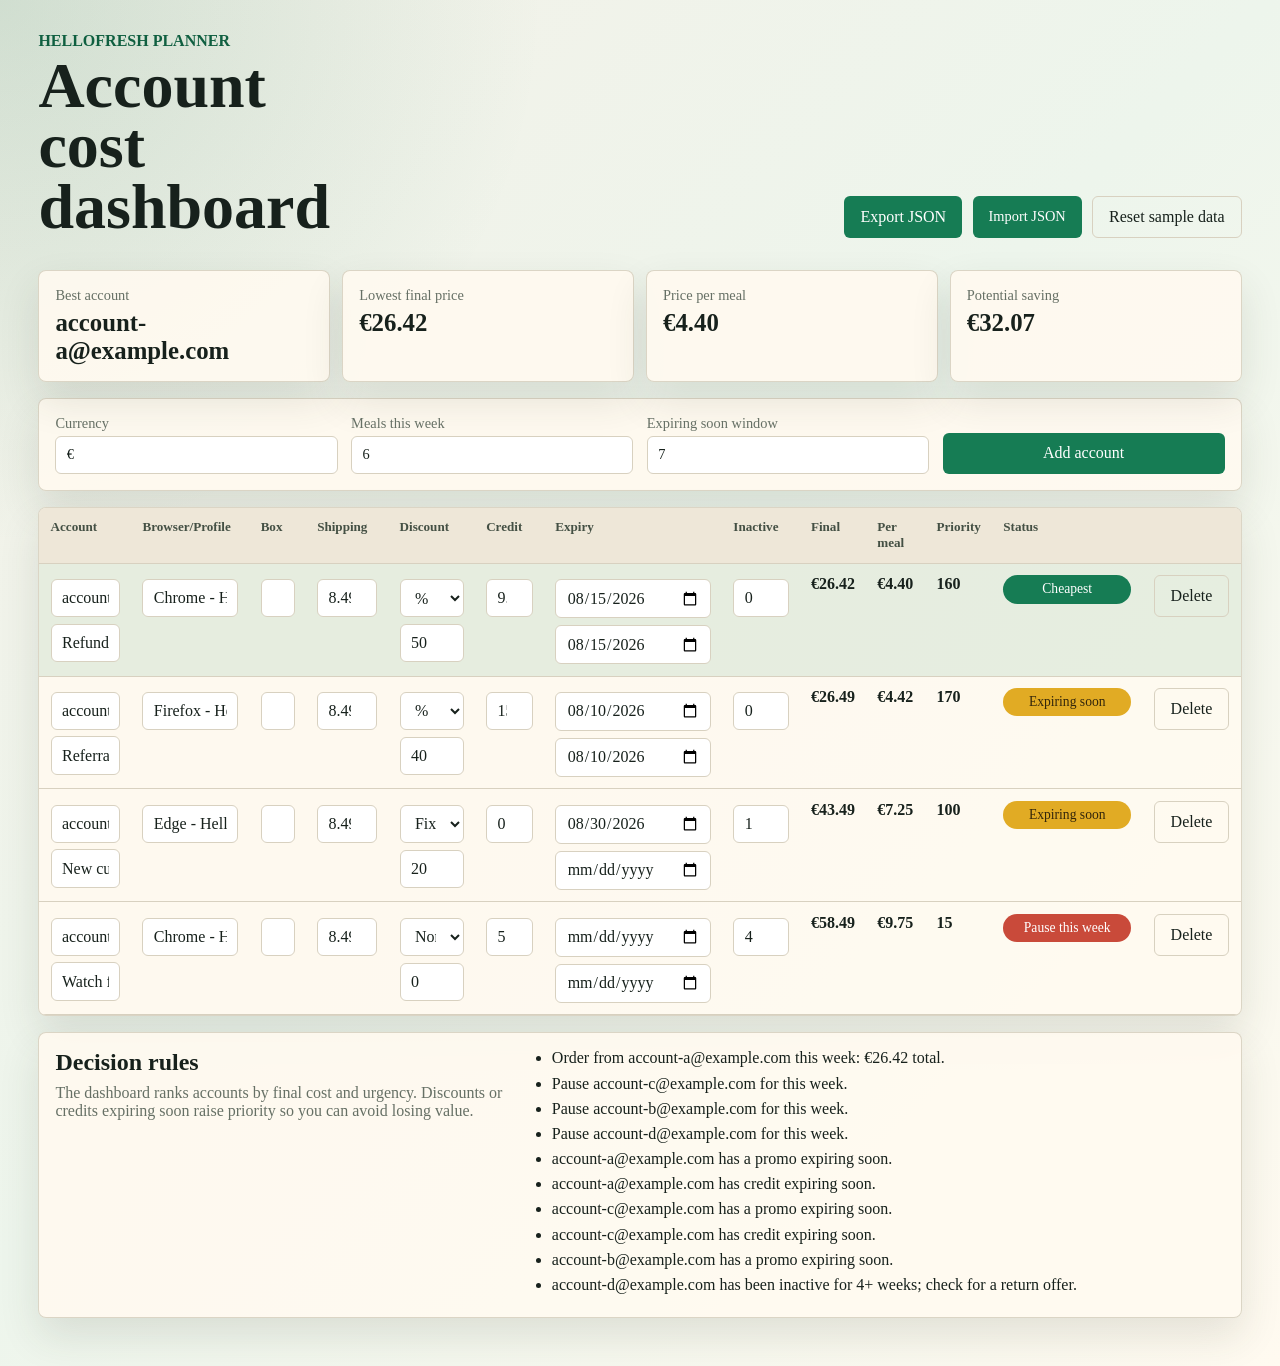
<file: index.html>
<!doctype html>
<html lang="en">
  <head>
    <meta charset="UTF-8" />
    <meta name="viewport" content="width=device-width, initial-scale=1.0" />
    <title>HelloFresh Account Dashboard</title>
    <link rel="stylesheet" href="styles.css" />
  </head>
  <body>
    <header class="topbar">
      <div>
        <p class="eyebrow">HelloFresh planner</p>
        <h1>Account cost dashboard</h1>
      </div>
      <div class="topbar__actions">
        <button id="exportButton" type="button">Export JSON</button>
        <label class="import-button">
          Import JSON
          <input id="importInput" type="file" accept="application/json" />
        </label>
        <button id="resetButton" class="ghost" type="button">Reset sample data</button>
      </div>
    </header>

    <main>
      <section class="summary-grid" aria-label="Weekly summary">
        <article>
          <span>Best account</span>
          <strong id="bestAccount">-</strong>
        </article>
        <article>
          <span>Lowest final price</span>
          <strong id="lowestPrice">-</strong>
        </article>
        <article>
          <span>Price per meal</span>
          <strong id="bestMealPrice">-</strong>
        </article>
        <article>
          <span>Potential saving</span>
          <strong id="savingAmount">-</strong>
        </article>
      </section>

      <section class="controls" aria-label="Global settings">
        <label>
          Currency
          <input id="currencyInput" type="text" maxlength="4" value="€" />
        </label>
        <label>
          Meals this week
          <input id="mealCountInput" type="number" min="1" step="1" value="6" />
        </label>
        <label>
          Expiring soon window
          <input id="expiryWindowInput" type="number" min="1" step="1" value="7" />
        </label>
        <button id="addAccountButton" type="button">Add account</button>
      </section>

      <section class="table-shell" aria-label="Account comparison table">
        <table>
          <thead>
            <tr>
              <th>Account</th>
              <th>Browser/Profile</th>
              <th>Box</th>
              <th>Shipping</th>
              <th>Discount</th>
              <th>Credit</th>
              <th>Expiry</th>
              <th>Inactive</th>
              <th>Final</th>
              <th>Per meal</th>
              <th>Priority</th>
              <th>Status</th>
              <th></th>
            </tr>
          </thead>
          <tbody id="accountRows"></tbody>
        </table>
      </section>

      <section class="notes-panel">
        <div>
          <h2>Decision rules</h2>
          <p>The dashboard ranks accounts by final cost and urgency. Discounts or credits expiring soon raise priority so you can avoid losing value.</p>
        </div>
        <ul id="actionList"></ul>
      </section>
    </main>

    <template id="accountRowTemplate">
      <tr>
        <td data-label="Account">
          <input data-field="email" type="email" placeholder="account@email.com" />
          <input data-field="notes" type="text" placeholder="Notes" />
        </td>
        <td data-label="Browser/Profile"><input data-field="browserProfile" type="text" placeholder="Chrome profile A" /></td>
        <td data-label="Box"><input data-field="boxPrice" type="number" min="0" step="0.01" /></td>
        <td data-label="Shipping"><input data-field="shipping" type="number" min="0" step="0.01" /></td>
        <td data-label="Discount">
          <select data-field="discountType">
            <option value="percent">%</option>
            <option value="fixed">Fixed</option>
            <option value="none">None</option>
          </select>
          <input data-field="discountValue" type="number" min="0" step="0.01" />
        </td>
        <td data-label="Credit"><input data-field="walletCredit" type="number" min="0" step="0.01" /></td>
        <td data-label="Expiry">
          <input data-field="promoExpiry" type="date" />
          <input data-field="creditExpiry" type="date" />
        </td>
        <td data-label="Inactive"><input data-field="weeksInactive" type="number" min="0" step="1" /></td>
        <td data-label="Final"><strong data-output="finalPrice"></strong></td>
        <td data-label="Per meal"><strong data-output="pricePerMeal"></strong></td>
        <td data-label="Priority"><strong data-output="priorityScore"></strong></td>
        <td data-label="Status"><span data-output="status" class="status-pill"></span></td>
        <td><button data-action="delete" class="icon-button" type="button" aria-label="Delete account">Delete</button></td>
      </tr>
    </template>

    <script src="app.js"></script>
  </body>
</html>
</file>
<file: styles.css>
:root {
  --bg: #f4f1e8;
  --ink: #17211c;
  --muted: #667065;
  --line: #d8d1c0;
  --paper: #fffaf0;
  --leaf: #167c54;
  --leaf-dark: #0f5f40;
  --sun: #e1ab24;
  --red: #c94a3a;
  --blue: #3577a8;
  --shadow: 0 18px 40px rgba(47, 55, 45, 0.12);
  font-family: Georgia, "Times New Roman", serif;
}

* {
  box-sizing: border-box;
}

body {
  margin: 0;
  color: var(--ink);
  background:
    radial-gradient(circle at top left, rgba(22, 124, 84, 0.16), transparent 34rem),
    linear-gradient(135deg, #f4f1e8 0%, #edf5ec 48%, #fffaf0 100%);
  min-height: 100vh;
}

button,
input,
select {
  font: inherit;
}

button,
.import-button {
  border: 0;
  border-radius: 6px;
  background: var(--leaf);
  color: white;
  cursor: pointer;
  display: inline-flex;
  align-items: center;
  justify-content: center;
  min-height: 2.6rem;
  padding: 0.7rem 1rem;
  white-space: nowrap;
}

button:hover,
.import-button:hover {
  background: var(--leaf-dark);
}

.ghost {
  background: transparent;
  border: 1px solid var(--line);
  color: var(--ink);
}

.ghost:hover {
  background: #ede6d7;
}

.topbar {
  display: flex;
  align-items: end;
  justify-content: space-between;
  gap: 1rem;
  padding: 2rem clamp(1rem, 3vw, 3rem) 1rem;
}

.topbar h1 {
  font-size: clamp(2rem, 5vw, 4.5rem);
  line-height: 0.95;
  margin: 0;
  max-width: 10ch;
}

.eyebrow {
  color: var(--leaf-dark);
  font-weight: 700;
  letter-spacing: 0;
  margin: 0 0 0.35rem;
  text-transform: uppercase;
}

.topbar__actions {
  display: flex;
  flex-wrap: wrap;
  gap: 0.65rem;
  justify-content: flex-end;
}

.import-button input {
  display: none;
}

main {
  padding: 1rem clamp(1rem, 3vw, 3rem) 3rem;
}

.summary-grid {
  display: grid;
  grid-template-columns: repeat(4, minmax(0, 1fr));
  gap: 0.75rem;
  margin-bottom: 1rem;
}

.summary-grid article,
.controls,
.table-shell,
.notes-panel {
  background: rgba(255, 250, 240, 0.9);
  border: 1px solid rgba(216, 209, 192, 0.9);
  border-radius: 8px;
  box-shadow: var(--shadow);
}

.summary-grid article {
  padding: 1rem;
}

.summary-grid span,
label {
  color: var(--muted);
  display: block;
  font-size: 0.9rem;
}

.summary-grid strong {
  display: block;
  font-size: 1.55rem;
  margin-top: 0.3rem;
}

.controls {
  align-items: end;
  display: grid;
  grid-template-columns: repeat(4, minmax(8rem, 1fr));
  gap: 0.85rem;
  margin-bottom: 1rem;
  padding: 1rem;
}

input,
select {
  background: white;
  border: 1px solid var(--line);
  border-radius: 6px;
  color: var(--ink);
  margin-top: 0.25rem;
  min-height: 2.4rem;
  padding: 0.55rem 0.65rem;
  width: 100%;
}

.table-shell {
  overflow-x: auto;
}

table {
  border-collapse: collapse;
  min-width: 1180px;
  width: 100%;
}

th,
td {
  border-bottom: 1px solid var(--line);
  padding: 0.7rem;
  text-align: left;
  vertical-align: top;
}

th {
  background: #eee7d8;
  color: #445044;
  font-size: 0.82rem;
  position: sticky;
  top: 0;
}

td input + input,
td input + select,
td select + input {
  margin-top: 0.4rem;
}

tr.is-winner {
  background: rgba(22, 124, 84, 0.1);
}

.status-pill {
  border-radius: 999px;
  color: white;
  display: inline-flex;
  font-size: 0.85rem;
  min-width: 8rem;
  padding: 0.4rem 0.65rem;
  justify-content: center;
}

.status-order {
  background: var(--leaf);
}

.status-expiring {
  background: var(--sun);
  color: #33260b;
}

.status-pause {
  background: var(--red);
}

.status-credit {
  background: var(--blue);
}

.icon-button {
  background: transparent;
  border: 1px solid var(--line);
  color: var(--ink);
}

.icon-button:hover {
  background: #f0e7d9;
}

.notes-panel {
  display: grid;
  grid-template-columns: minmax(0, 0.8fr) minmax(0, 1.2fr);
  gap: 1rem;
  margin-top: 1rem;
  padding: 1rem;
}

.notes-panel h2 {
  margin: 0 0 0.5rem;
}

.notes-panel p {
  color: var(--muted);
  margin: 0;
}

.notes-panel ul {
  margin: 0;
  padding-left: 1.2rem;
}

.notes-panel li {
  margin-bottom: 0.45rem;
}

@media (max-width: 900px) {
  .topbar {
    align-items: stretch;
    flex-direction: column;
  }

  .topbar__actions {
    justify-content: flex-start;
  }

  .summary-grid,
  .controls,
  .notes-panel {
    grid-template-columns: 1fr;
  }
}

@media (max-width: 640px) {
  .table-shell {
    background: transparent;
    border: 0;
    box-shadow: none;
    overflow: visible;
  }

  table,
  thead,
  tbody,
  tr,
  th,
  td {
    display: block;
    min-width: 0;
    width: 100%;
  }

  thead {
    display: none;
  }

  tr {
    background: rgba(255, 250, 240, 0.94);
    border: 1px solid var(--line);
    border-radius: 8px;
    box-shadow: var(--shadow);
    margin-bottom: 1rem;
    padding: 0.35rem;
  }

  td {
    border-bottom: 0;
    padding: 0.55rem;
  }

  td::before {
    color: var(--muted);
    content: attr(data-label);
    display: block;
    font-size: 0.8rem;
    margin-bottom: 0.2rem;
  }
}
</file>
